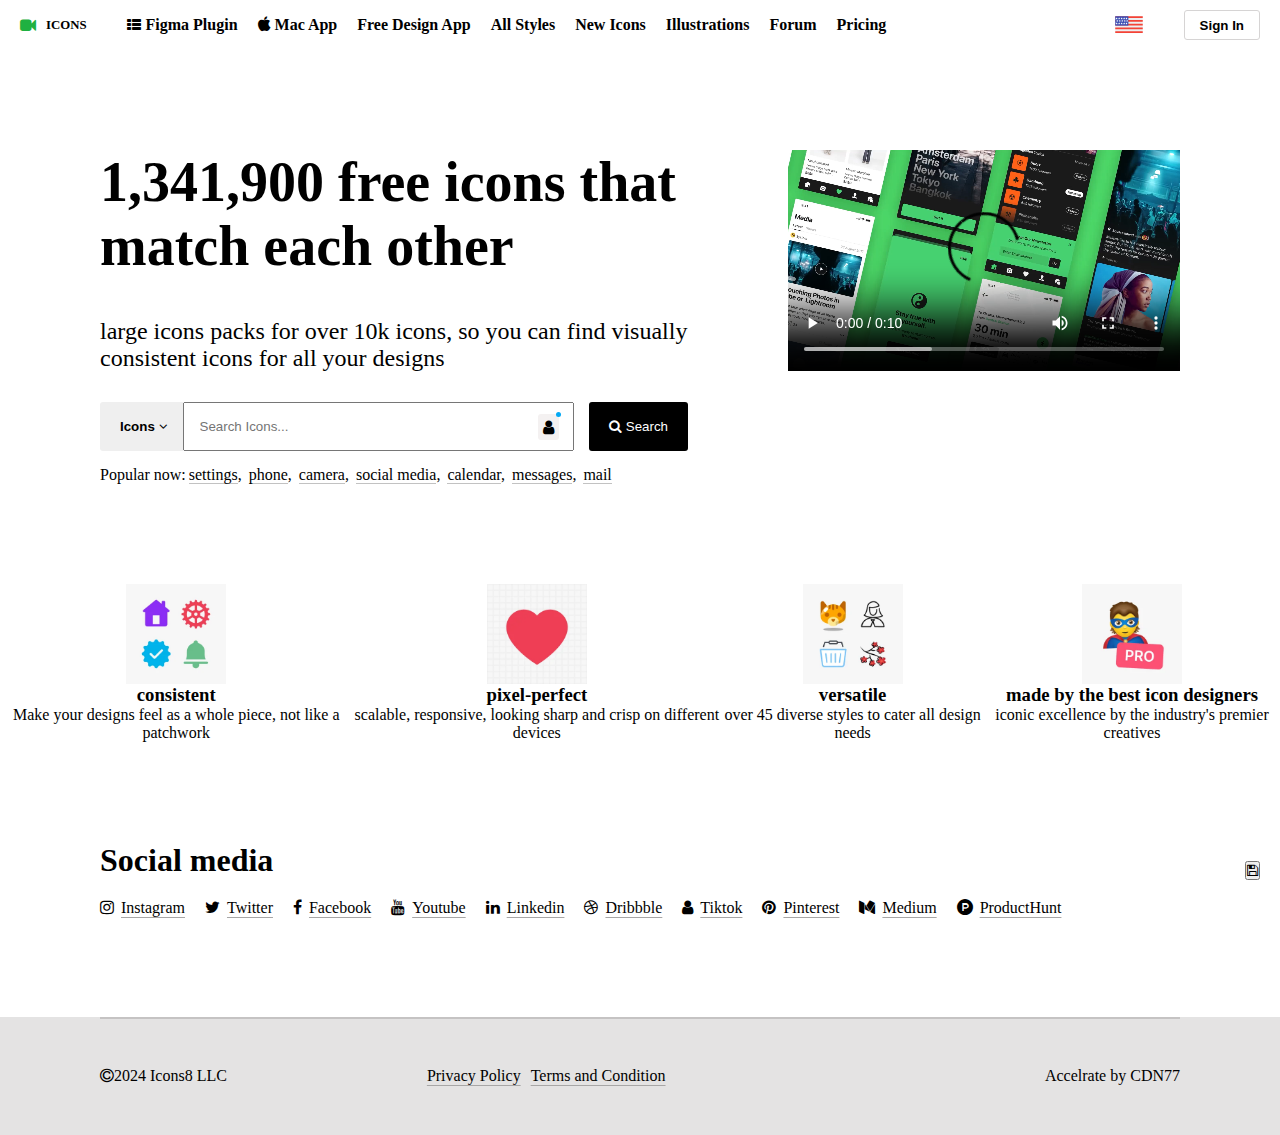
<file: groupe1/index.html>
<!DOCTYPE html>
<html lang="en"><head>
    <meta charset="UTF-8">
    <meta name="viewport" content="width=device-width, initial-scale=1.0">
    <title>Document</title>
    <link rel="stylesheet" href="./css/style.css">
    <link rel="stylesheet" 
    href="https://cdnjs.cloudflare.com/ajax/libs/font-awesome/4.7.0/css/font-awesome.min.css">
</head>

<body>
    <button class="floatingBtn"><i class="fa fa-save" aria-hidden="true"></i></button> <!-- floating button -->
    <header class="header">
        <div>
            <div>
                <i class="fa fa-video-camera" aria-hidden="true"></i>
                <h1>icons</h1>
            </div>
            <nav>
                <ul>
                    <li><a class="figmaLink" href="#">Figma Plugin</a></li> <!-- Unicode: f00b -->
                    <li>
                        <a href="#">
                            <i class="fa fa-apple" aria-hidden="true"></i>
                            Mac app
                        </a>
                    </li>
                    <li><a href="#">Free Design app</a></li>
                    <li><a href="#">all styles</a></li>
                    <li><a href="#">new icons</a></li>
                    <li><a href="#">illustrations</a></li>
                    <li><a href="#">forum</a></li>
                    <li><a href="#">pricing</a></li>
                </ul>
            </nav>
        </div>
        <div>
            <img src="./img/us.svg">
            <button>sign in</button>
        </div>
    </header>
    <main>
        <section class="section1">
            <div>
                <h2>1,341,900 free icons that match each other</h2>
                <p class="paragLarge">
                    large icons packs for over 10k icons, so you can find visually consistent
                    icons for all your designs
                </p>
                <div>
                    <div class="searchIconsDiv">
                        <button class="iconsBtn">icons <i class="fa fa-angle-down" aria-hidden="true"></i></button>
                        <div class="inputDiv">
                            <input placeholder="Search Icons..." type="text">
                            <div class="iconSearch">
                                <i class="fa fa-user" aria-hidden="true"></i>
                                <span></span>
                            </div>
                        </div>
                        <button class="searchBtn"><i class="fa fa-search" aria-hidden="true"></i>Search</button>
                    </div>
                    <div class="popular">
                        <p>Popular now:</p>
                        <ul>
                            <li><a href="#">settings</a></li>
                            <li><a href="">phone</a></li>
                            <li><a href="">camera</a></li>
                            <li><a href="">social media</a></li>
                            <li><a href="">calendar</a></li>
                            <li><a href="">messages</a></li>
                            <li><a href="">mail</a></li>
                        </ul>
                    </div>
                </div>
            </div>
            <div class="videoContainer">
                <video src="./video/video.mp4" autoplay controls></video>
            </div>
        </section>
        <section class="section2">
            <div>
                <img src="./img/benefit1-2x.webp" >
                <h3>consistent</h3>
                <p>Make your designs feel as a whole piece, not like a patchwork</p>
            </div>
            <div>
                <img src="./img/benefit2-2x.webp" alt="">
                <h3>pixel-perfect</h3>
                <p>scalable, responsive, looking sharp and crisp on different devices</p>
            </div>
            <div>
                <img src="./img/benefit3-2x.webp" alt="">
                <h3>versatile</h3>
                <p>over 45 diverse styles to cater all design needs</p>
            </div>
            <div>
                <img src="./img/benefit4-2x.webp" alt="">
                <h3>made by the best icon designers</h3>
                <p>iconic excellence by the industry's premier creatives</p>
            </div>
        </section>
        <!-- start  social medias -->
        <section class="section3">
            <header>
                <h2>
                    social media
                </h2>
            </header>
            <ul>
                <li><a href="#"><i class="fa fa-instagram" aria-hidden="true"></i><span>instagram</span></a></li>
                <li><a href="#"><i class="fa fa-twitter" aria-hidden="true"></i><span>twitter</span></a></li>
                <li><a href="#"><i class="fa fa-facebook" aria-hidden="true"></i><span>facebook</span></a></li>
                <li><a href="#"><i class="fa fa-youtube" aria-hidden="true"></i><span>youtube</span></a></li>
                <li><a href="#"><i class="fa fa-linkedin" aria-hidden="true"></i><span>linkedin</span></a></li>
                <li><a href="#"><i class="fa fa-dribbble" aria-hidden="true"></i><span>dribbble</span></a></li>
                <li><a href="#"><i class="fa fa-user" aria-hidden="true"></i><span>tiktok</span></a></li>
                <li><a href="#"><i class="fa fa-pinterest" aria-hidden="true"></i><span>pinterest</span></a></li>
                <li><a href="#"><i class="fa fa-medium" aria-hidden="true"></i><span>medium</span></a></li>
                <li><a href="#"><i class="fa fa-product-hunt" aria-hidden="true"></i><span>productHunt</span></a></li>
            </ul>
        </section>
        <!-- end  social medias -->
    </main>
    <footer>
        <div>
            <p><i class="fa fa-copyright"></i>2024 Icons8 LLC</p>
            <ul>
                <li><a href="#">Privacy Policy</a></li>
                <li><a href="#">Terms and Condition</a></li>
            </ul>
        </div>
        <p>
            Accelrate by CDN77
        </p>
    </footer>
</body>

</html>
</file>
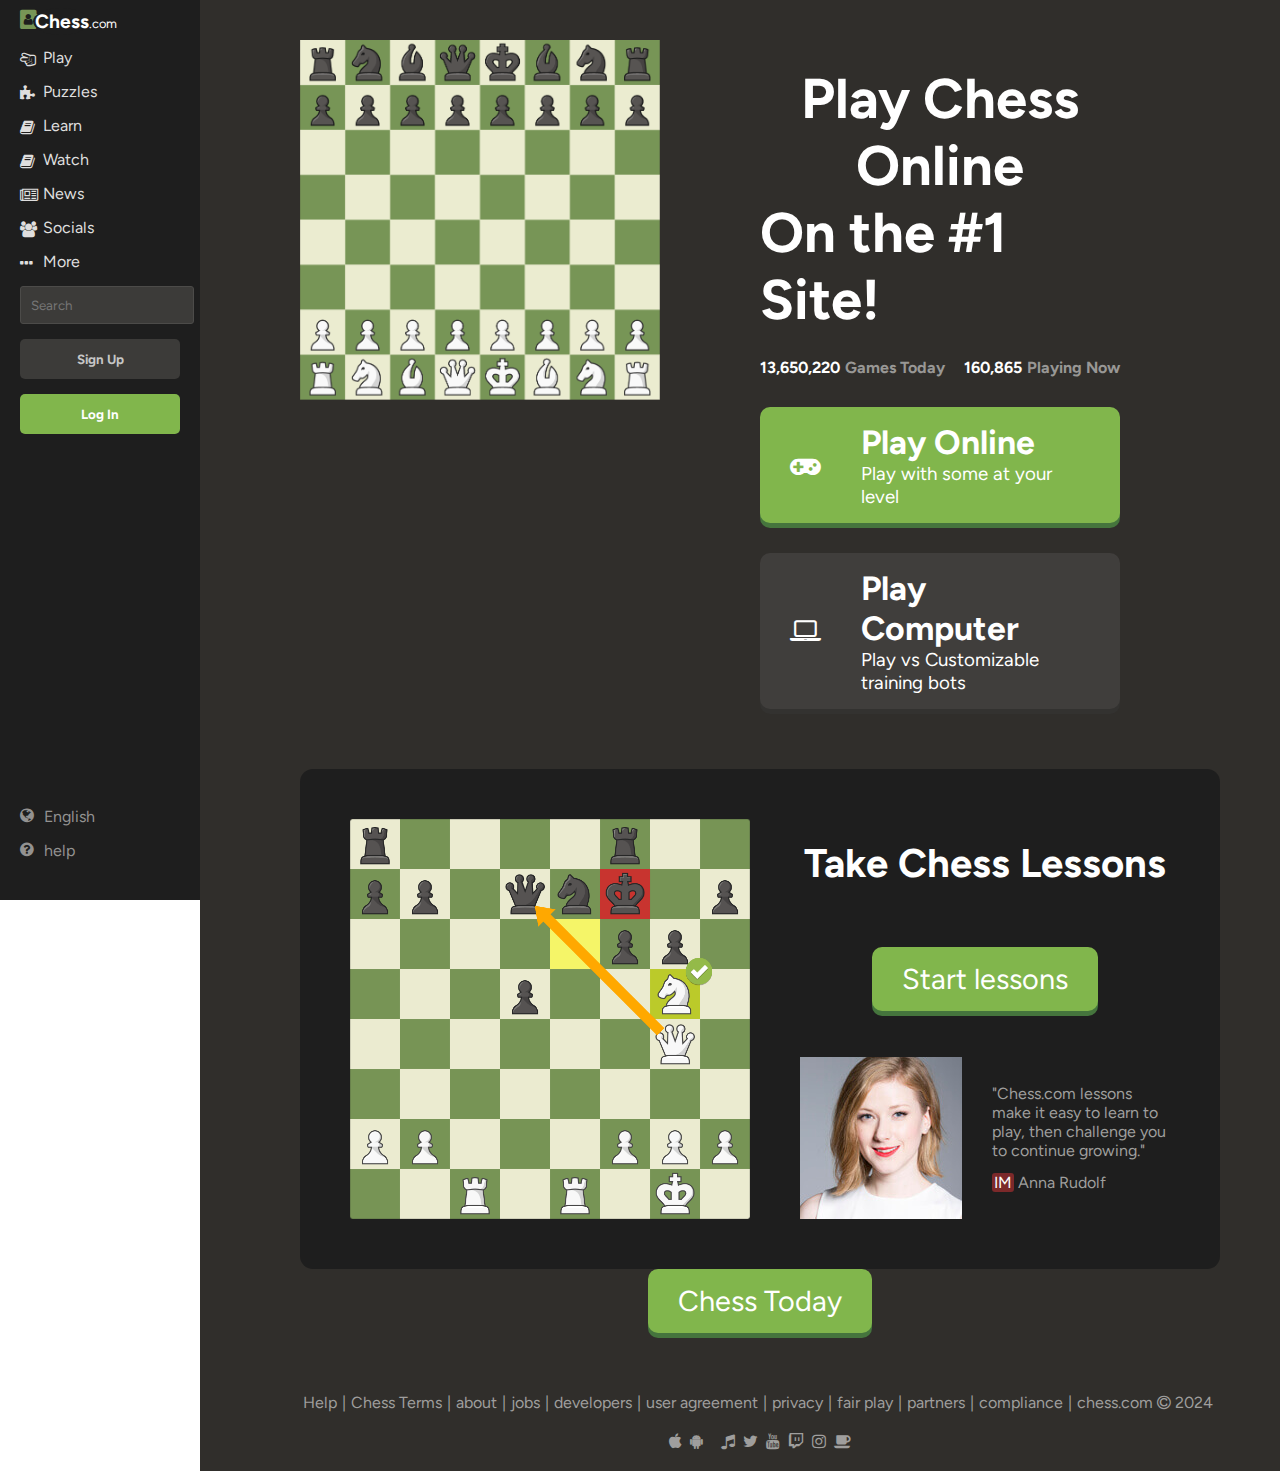
<file: groupe3/index.html>
<!DOCTYPE html>
<html lang="en">

<head>
    <meta charset="UTF-8">
    <meta name="viewport" content="width=device-width, initial-scale=1.0">
    <title>Document</title>
    <style>
        @import url('https://fonts.googleapis.com/css2?family=Figtree:ital,wght@0,300..900;1,300..900&family=Rowdies:wght@300;400;700&display=swap');
    </style>
    <link rel="stylesheet" href="./css/style.css">
    <link rel="stylesheet" href="https://cdnjs.cloudflare.com/ajax/libs/font-awesome/4.7.0/css/font-awesome.min.css">
</head>

<body>

    <header>
        <div>
            <h1>
                <i class="fa fa-address-book iconHeader" aria-hidden="true"></i>
                <span>Chess</span>.com
            </h1>
            <nav>
                <ul>
                    <li><a href="#"><i class="fa fa-hand-scissors-o" aria-hidden="true"></i>play</a></li>
                    <li><a href="#"><i class="fa fa-puzzle-piece" aria-hidden="true"></i>puzzles</a></li>
                    <li><a href="#"><i class="fa fa-book" aria-hidden="true"></i>learn</a></li>
                    <li><a href="#"><i class="fa fa-book" aria-hidden="true"></i>watch</a></li>
                    <li><a href="#"><i class="fa fa-newspaper-o" aria-hidden="true"></i>news</a></li>
                    <li><a href="#"><i class="fa fa-users" aria-hidden="true"></i>socials</a></li>
                    <li><a href=""><i class="fa fa-ellipsis-h" aria-hidden="true"></i>more</a></li>
                </ul>
            </nav>
            <input type="text" placeholder="search">
            <div class="authentification-div">
                <button>sign up</button>
                <button>log in</button>
            </div>
        </div>
        <div class="bottom-header">
            <ul>
                <li><a href="#"><i class="fa fa-globe" aria-hidden="true"></i>English</a></li>
                <li><a href="#"><i class="fa fa-question-circle" aria-hidden="true"></i>help</a></li>
            </ul>
        </div>
    </header>
    <main>
        <div>
            <!-- Begin of Section 1 -->
            <section class="section1">
                <div>
                    <img src="./img/standardboard.1d6f9426.png" alt="">
                </div>
                <div>
                    <h2>
                        <span>Play Chess</span>
                        <span>Online</span>
                        <span>On the #1 Site!</span>
                    </h2>
                    <div>
                        <p><span>13,650,220</span>Games Today</p>
                        <p><span>160,865</span>Playing Now</p>
                    </div>
                    <div class="button-section1 button-section1-green">
                        <i class="fa fa-gamepad" aria-hidden="true"></i>
                        <div>
                            <h3>Play Online</h3>
                            <p>Play with some at your level</p>
                        </div>
                    </div>
                    <div class="button-section1 button-section1-gray">
                        <i class="fa fa-laptop" aria-hidden="true"></i>
                        <div>
                            <h3>Play Computer</h3>
                            <p>Play vs Customizable training bots</p>
                        </div>
                    </div>
                </div>
            </section>
            <!-- end of Section 1 -->
            <!-- Begin of Section 2 -->
            <section class="section2">
                <div>
                    <img src="./img/board-lessons.825946d3@2x.png" alt="">
                    <div class="lessons">
                        <div>
                            <h3>take chess lessons</h3>
                            <button class="btn button-section1 button-section1-green">Start lessons</button>
                        </div>
                        <div>
                            <img class="profile" src="./img/anna-rudolf.193d08a5.jpg" alt="">
                            <div>
                                <p>"Chess.com lessons make it easy to learn to play, then challenge you to continue
                                    growing."</p>
                                <a href="#"><span>IM</span> Anna Rudolf</a>
                            </div>
                        </div>
                    </div>
                </div>
                <button class="btn button-section1 button-section1-green">Chess Today</button>
            </section>
            <!-- end of Section 2 -->
        </div>
        <footer>
            <ul class="nav">
                <li><a href="#">Help</a></li>
                <li><a href="#">Chess Terms</a></li>
                <li><a href="#">about</a></li>
                <li><a href="#">jobs</a></li>
                <li><a href="#">developers</a></li>
                <li><a href="#">user agreement</a></li>
                <li><a href="#">privacy</a></li>
                <li><a href="#">fair play</a></li>
                <li><a href="#">partners</a></li>
                <li><a href="">compliance</a></li>
                <li><a href="">chess.com <i class="fa fa-copyright" aria-hidden="true"></i> 2024</a></li>
            </ul>
            <div class="social-media">
                <ul>
                    <li><a href="#"><i class="fa fa-apple" aria-hidden="true"></i></a></li>
                    <li><a href="#"><i class="fa fa-android" aria-hidden="true"></i></a></li>
                </ul>
                <ul>
                    <li><a href="#"><i class="fa fa-music" aria-hidden="true"></i></a></li>
                    <li><a href="#"><i class="fa fa-twitter" aria-hidden="true"></i></a></li>
                    <li><a href="#"><i class="fa fa-youtube" aria-hidden="true"></i></a></li>
                    <li><a href="#"><i class="fa fa-twitch" aria-hidden="true"></i></a></li>
                    <li><a href="#"><i class="fa fa-instagram" aria-hidden="true"></i></a></li>
                    <li><a href="#"><i class="fa fa-coffee" aria-hidden="true"></i></a></li>
                </ul>
            </div>
        </footer>
    </main>
</body>

</html>
</file>
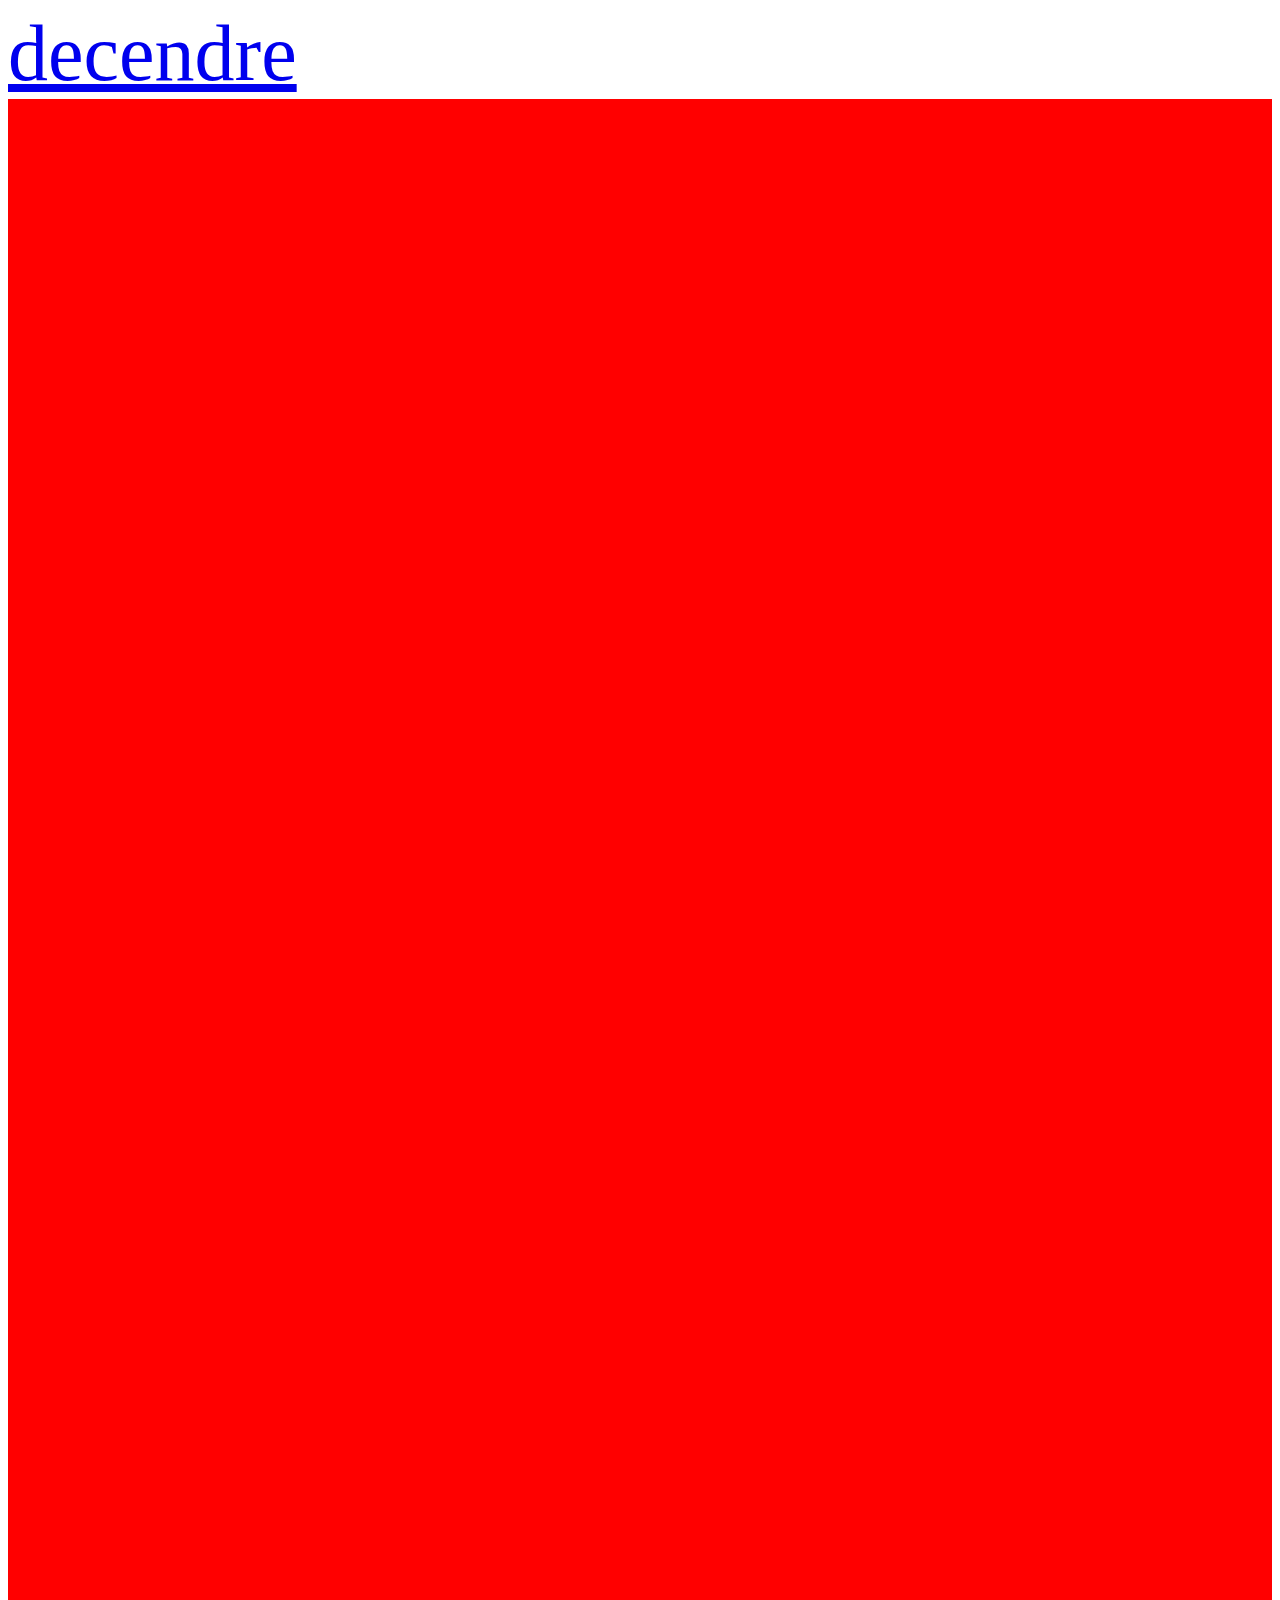
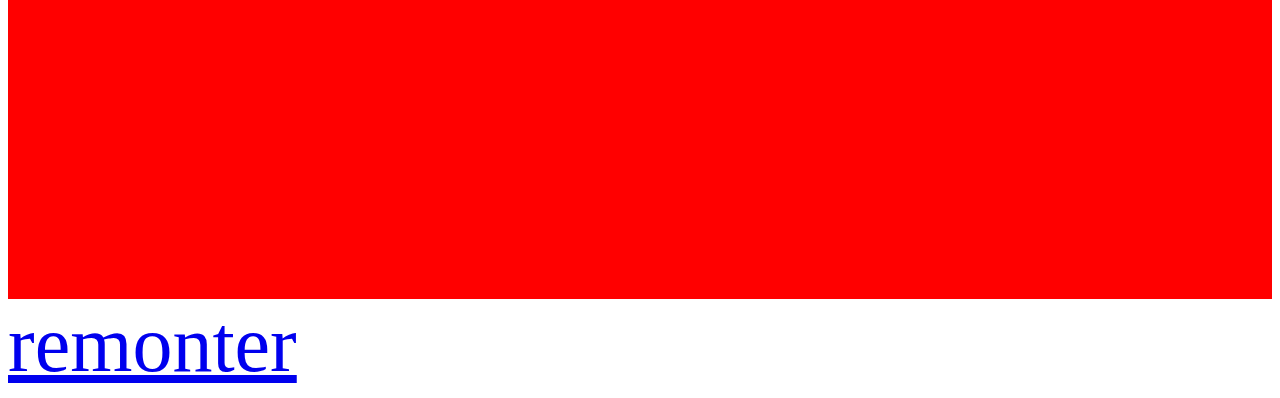
<file: groupe2/p1.html>
<!DOCTYPE html>
<html lang="en">
<head>
    <meta charset="UTF-8">
    <meta name="viewport" content="width=device-width, initial-scale=1.0">
    <title>Document</title>
    <style>
        html{
            scroll-behavior: smooth;
        }
        a{
            font-size: 5em;
        }
    </style>
</head>
<body>
    <a id="haut" href="#bas">decendre</a>
    <div style="height: 200vh;background-color: red;">

    </div>
    <a id="bas" href="#haut">remonter</a>
</body>
</html>
</file>
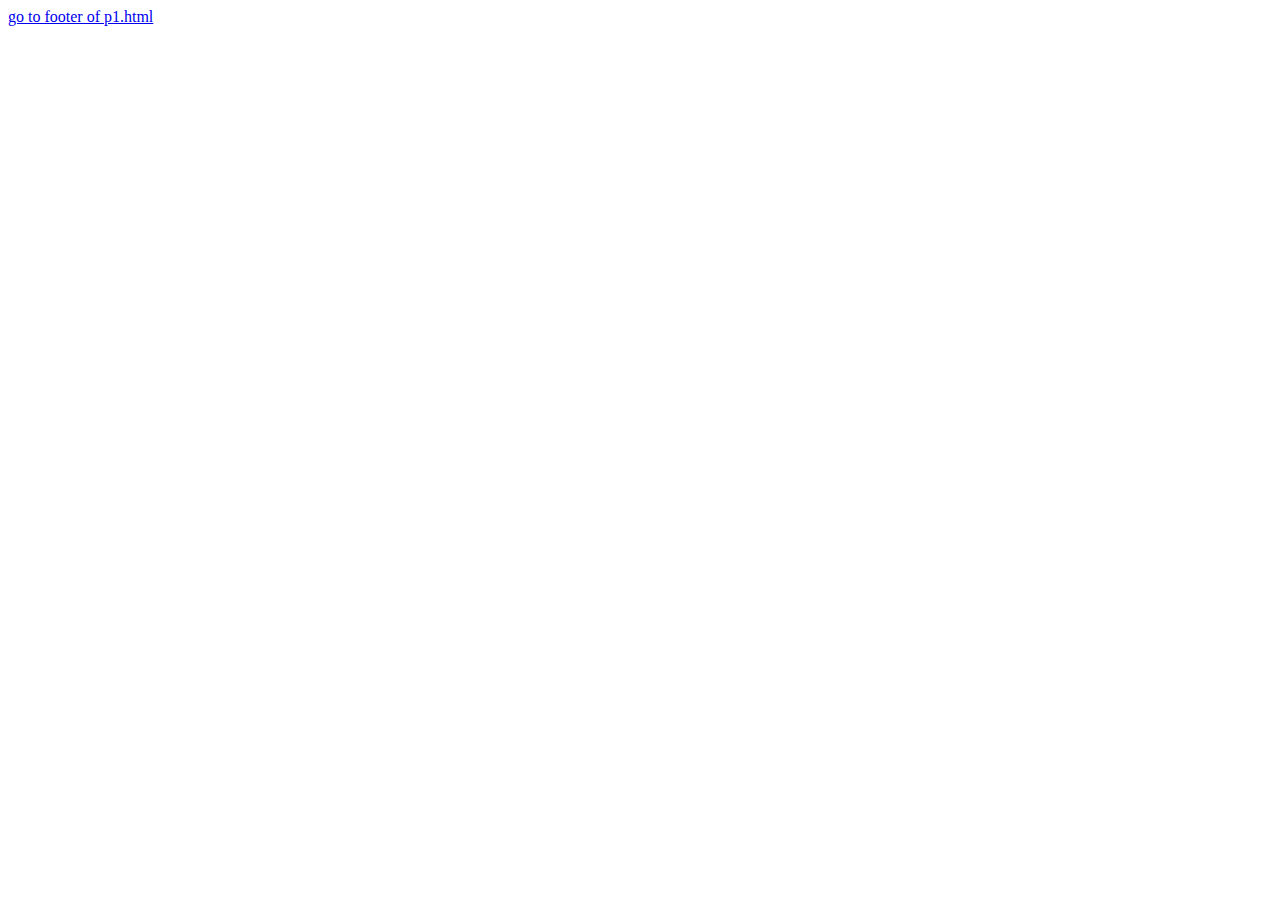
<file: groupe2/p2.html>
<!DOCTYPE html>
<html lang="en">
<head>
    <meta charset="UTF-8">
    <meta name="viewport" content="width=device-width, initial-scale=1.0">
    <title>Document</title>
</head>
<body>
    <a href="p1.html#bas">go to footer of p1.html </a>
</body>
</html>
</file>
<file: groupe1/css/style.css>
* {
  padding: 0px;
  margin: 0px;
  text-decoration: none;
}
.header {
  display: flex;
  justify-content: space-between;
  padding: 10px 20px;
}
.header img {
  width: 30px;
}
.header > div {
  display: flex;
  gap: 40px;
}
.header > div > div {
  gap: 10px;
  display: flex;
  align-items: center;
}
.header > div > div > i {
  color: rgb(31, 177, 65);
}
.header h1 {
  text-transform: uppercase;
  font-size: 0.8em;
}
.header nav {
  display: flex;
  align-items: center;
}
.header nav ul {
  display: flex;
  align-items: center;
  gap: 20px;
  color: black;
  flex-wrap: wrap;
}
.header nav li {
  display: block;
}
.header nav a {
  color: inherit;
  font-weight: bold;
  text-transform: capitalize;
}
.header nav .figmaLink::before {
  content: "";
  font: 14px / 1 FontAwesome;
  margin-right: 5px;
}
.header button {
  padding: 0px 15px;
  font-weight: bold;
  border: 1px solid rgb(214, 212, 212);
  background: white;
  border-radius: 3px;
  text-transform: capitalize;
}
main .section1 {
  display: flex;
  gap: 100px;
  padding: 0px 100px;
  margin-top: 100px;
}
main .section1 h2 {
  font-size: 3.5em;
  margin-bottom: 40px;
}
main .section1 h2 {
  font-size: 3.5em;
}
main .section1 .paragLarge {
  font-size: 1.5em;
  margin-bottom: 30px;
}
main .section1 > div {
  flex: 3 1 0%;
}
main .section1 .videoContainer {
  flex: 2 1 0%;
}
main .section1 .videoContainer video {
  width: 100%;
}
main .section1 .searchIconsDiv {
  display: flex;
}
main .section1 .searchIconsDiv .iconsBtn {
  border: 0px;
  padding: 15px 20px;
  border-radius: 3px;
  text-transform: capitalize;
  font-weight: bold;
}
main .section1 .inputDiv {
  display: flex;
  flex: 1 1 0%;
  position: relative;
  left: -5px;
  margin-right: 10px;
}
main .section1 .inputDiv input {
  flex: 1 1 0%;
  padding: 15px;
}
main .section1 .iconSearch {
  position: absolute;
  right: 0px;
  margin: 0px 10px;
  height: 100%;
  display: flex;
  align-items: center;
}
main .section1 .iconSearch i {
  border-radius: 3px;
  padding: 5px;
  background: rgb(244, 241, 241);
}
main .section1 .iconSearch span {
  width: 5px;
  height: 5px;
  border-radius: 50%;
  background: rgb(3, 169, 244);
  position: relative;
  bottom: 12px;
  right: 3px;
}
main .section1 .searchBtn {
  background: black;
  color: white;
  border: 0px;
  padding: 10px 20px;
  display: flex;
  align-items: center;
  gap: 5px;
  border-radius: 3px;
}
main .section1 .popular {
  margin-top: 15px;
  display: flex;
}
main .section1 .popular li {
  display: inline-block;
  color: black;
  padding-left: 3px;
}
main .section1 .popular li::after {
  content: ",";
}
main .section1 .popular li:last-child::after {
  content: "";
}
main .section1 .popular li a {
  color: inherit;
  border-bottom: 1px solid rgba(128, 128, 128, 0.48);
}
.floatingBtn {
  position: fixed;
  bottom: 20px;
  right: 20px;
}
main .section2 {
  margin-top: 100px;
  display: flex;
}
main .section2 > div {
  display: flex;
  flex-direction: column;
  align-items: center;
}
main .section2 > div > * {
  text-align: center;
}
main .section2 img {
  width: 100px;
}
main .section3 ul {
  display: flex;
  gap: 10px;
  list-style: none;
}
main .section3 {
  padding: 100px;
  display: flex;
  flex-direction: column;
  gap: 20px;
  color: black;
}
main .section3 h2 {
  font-size: 2em;
}
main .section3 h2::first-letter {
  text-transform: uppercase;
}
main .section3 a {
  color: inherit;
  text-transform: capitalize;
}
main .section3 a span {
  text-decoration: underline rgb(167, 166, 166);
  text-underline-offset: 4px;
}
main .section3 ul {
  display: flex;
  gap: 20px;
  flex-wrap: wrap;
}
main .section3 ul li i {
  margin-right: 7px;
}
footer {
  position: relative;
  display: flex;
  justify-content: space-between;
  background-color: rgb(228, 227, 227);
  padding: 50px 100px;
  color: black;
}
footer a {
  color: inherit;
  text-decoration: underline rgb(167, 166, 166);
  text-underline-offset: 4px;
}
footer::before {
  content: "";
  position: absolute;
  top: 0px;
  height: 2px;
  background: rgb(197, 195, 195);
  width: calc(100% - 200px);
  left: 0px;
  margin-left: 100px;
}
footer > div {
  display: flex;
  gap: 200px;
}
footer li {
  display: inline-block;
}
footer ul {
  display: flex;
  gap: 10px;
}


@media screen  and (max-width:1000px){
    main .section1 {
        padding: 0 20px;
    }
    
}
</file>
<file: groupe3/css/style.css>
:root{
    --distance: 200px;
    --bg-color:rgb(30, 30, 30);
}
*{
    padding: 0;
    margin: 0;
    text-decoration: none;
    font-family: "Figtree", sans-serif;
    font-optical-sizing: auto;
}
body>header{
    background-color: var(--bg-color);
    color: white;
    position: fixed;
    width: var(--distance);
    height: 100vh;
    flex-direction: column;
    display: flex;
    justify-content: space-between;
    box-sizing: border-box;
    padding-left: 20px;
    padding-right: 20px;
    padding-top: 10px;
    padding-bottom: 40px;
}
body>header li{
    display: block;
    margin-top: 15px;
}
body>header h1{
    font-weight: unset;
    font-size: 0.8em;
    position: relative;
}
body>header a{
    color:inherit;
}
.iconHeader{
    color: #779556;
    position: absolute;
    font-size: 1.5em!important;
    z-index: -1;
}
body>header h1 span{
    margin-left: 13px;
    font-size: 1.5em;
    background: var(--bg-color);
    border-radius: 50%;
    padding: 2px;
    font-weight: bold;
    padding-right: 0px;
}
body>header nav li a{
    text-transform: capitalize;
    display: flex;
    gap: 5px;
    align-items: flex-end;
}
body>header nav{
    color:#dfdede;
}
body>header nav li i{
    width: 18px;
}
body>header input{
    margin-top: 15px;
    background: #3c3b39;
    /* border: 0; */
    border: 1px solid #4c4b49;
    padding: 10px;
    border-radius: 3px;
    text-transform: capitalize;
}
.authentification-div{
    margin-top: 15px;
    display: flex;
    flex-direction: column;
    gap: 15px;
}
.authentification-div button{
    padding: 12px 0px;
    border-radius: 5px;
    text-transform: capitalize;
    border: 0;
    font-weight: bold;
}
.authentification-div button:nth-child(1){
    color:#c6c6c6;
    background: #3c3b39;
}
.authentification-div button:nth-child(2){
    color:white;
    background: #81b64c;
}
.bottom-header{
    color:#939291;
}
.bottom-header li a{
    display: flex;
    gap: 10px;
}
body>main{
    margin-left: var(--distance);
}

main{
    padding: 40px 60px 0px 100px;
    background: #302e2b;
}
.section1{
    display:flex;
    gap: 100px;
    margin-bottom: 60px;
    color: white;
    padding-right: 100px;
}
.section1>div{
    flex:1;
}
.section1 img{
    width: 100%;
  
}
.section1>div:nth-child(2) h2{
    display: flex;
    flex-direction: column;
    align-items: center;
    font-size: 3.5em;
    margin: 25px 0px;
}
.section1>div:nth-child(2)>div:nth-child(2){
    display: flex;
    justify-content: space-between;
    color: #989795;
    font-weight: bold;
}
.section1>div:nth-child(2)>div:nth-child(2) span{
    color: white;
    margin-right: 5px;
}
.button-section1{
   /* background: #81b64c;*/
    padding: 15px 30px;
    display: flex;
    align-items: center;
    gap: 40px;
    font-size: 1.8em;
    border-radius: 10px;
   /* box-shadow:0px 5px #45753d;*/
    margin-top: 30px;
}
.button-section1 p{
    font-size: 0.65em;
}
.button-section1-green{
    background: #81b64c;
    box-shadow:0px 5px #45753d;
}
.button-section1-gray{
    background: #403e3c;
    box-shadow:0px 5px #333230;
}
.btn{
    border: 0;
    color: white;
}
.section2{
    display: flex;
    flex-direction: column;
    align-items: center;
    color: white;
}
.section2 a{
    color: inherit;
}
.section2>div{
    display: flex;
    background: var(--bg-color);
    padding: 50px;
    border-radius: 13px;
    gap: 50px;
}
.section2>button{
    margin: 0;
}
.section2 img{
    width: 400px;
}
.section2 .profile{
    width: unset;
}
.lessons{
    display: flex;
    flex-direction: column;
    justify-content: space-between;
}
.lessons>div:first-child{
    display: flex;
    flex-direction: column;
    align-items: center;
    gap: 30px;
    padding-top: 20px;
}
.lessons>div:first-child h3{
    font-size: 2.5em;
    text-transform: capitalize;
}
.lessons>div:last-child{
    display: flex;
    gap: 30px;
    align-items: center;
    color: #9f9e9d;
}
.lessons>div:last-child p{
    margin-bottom: 13px;
}
.lessons>div:last-child span{
    background: #7c292a;
    color: white;
    padding: 0px 2px;
    border-radius: 3px;
}
footer{
    margin-top: 60px;
    display: flex;
    flex-direction: column;
    align-items: center;
    gap: 20px;
    padding-bottom: 20px;
}
footer a{
    color: inherit;
}
footer .nav{
    display: flex;
    color: #9f9e9d;
    gap: 5px;
}
footer .nav li{
    display: block;
}
footer .nav li::after{
    content: '|';
    margin-left: 5px;
}
footer .nav li:last-child::after{
    content: '';
}
footer .social-media{
    color: #9f9e9d;
    display: flex;
    gap: 18px;
}
footer .social-media ul{
    display: flex;
    gap: 8px;
}
footer .social-media li{
    display: block;
}
</file>
